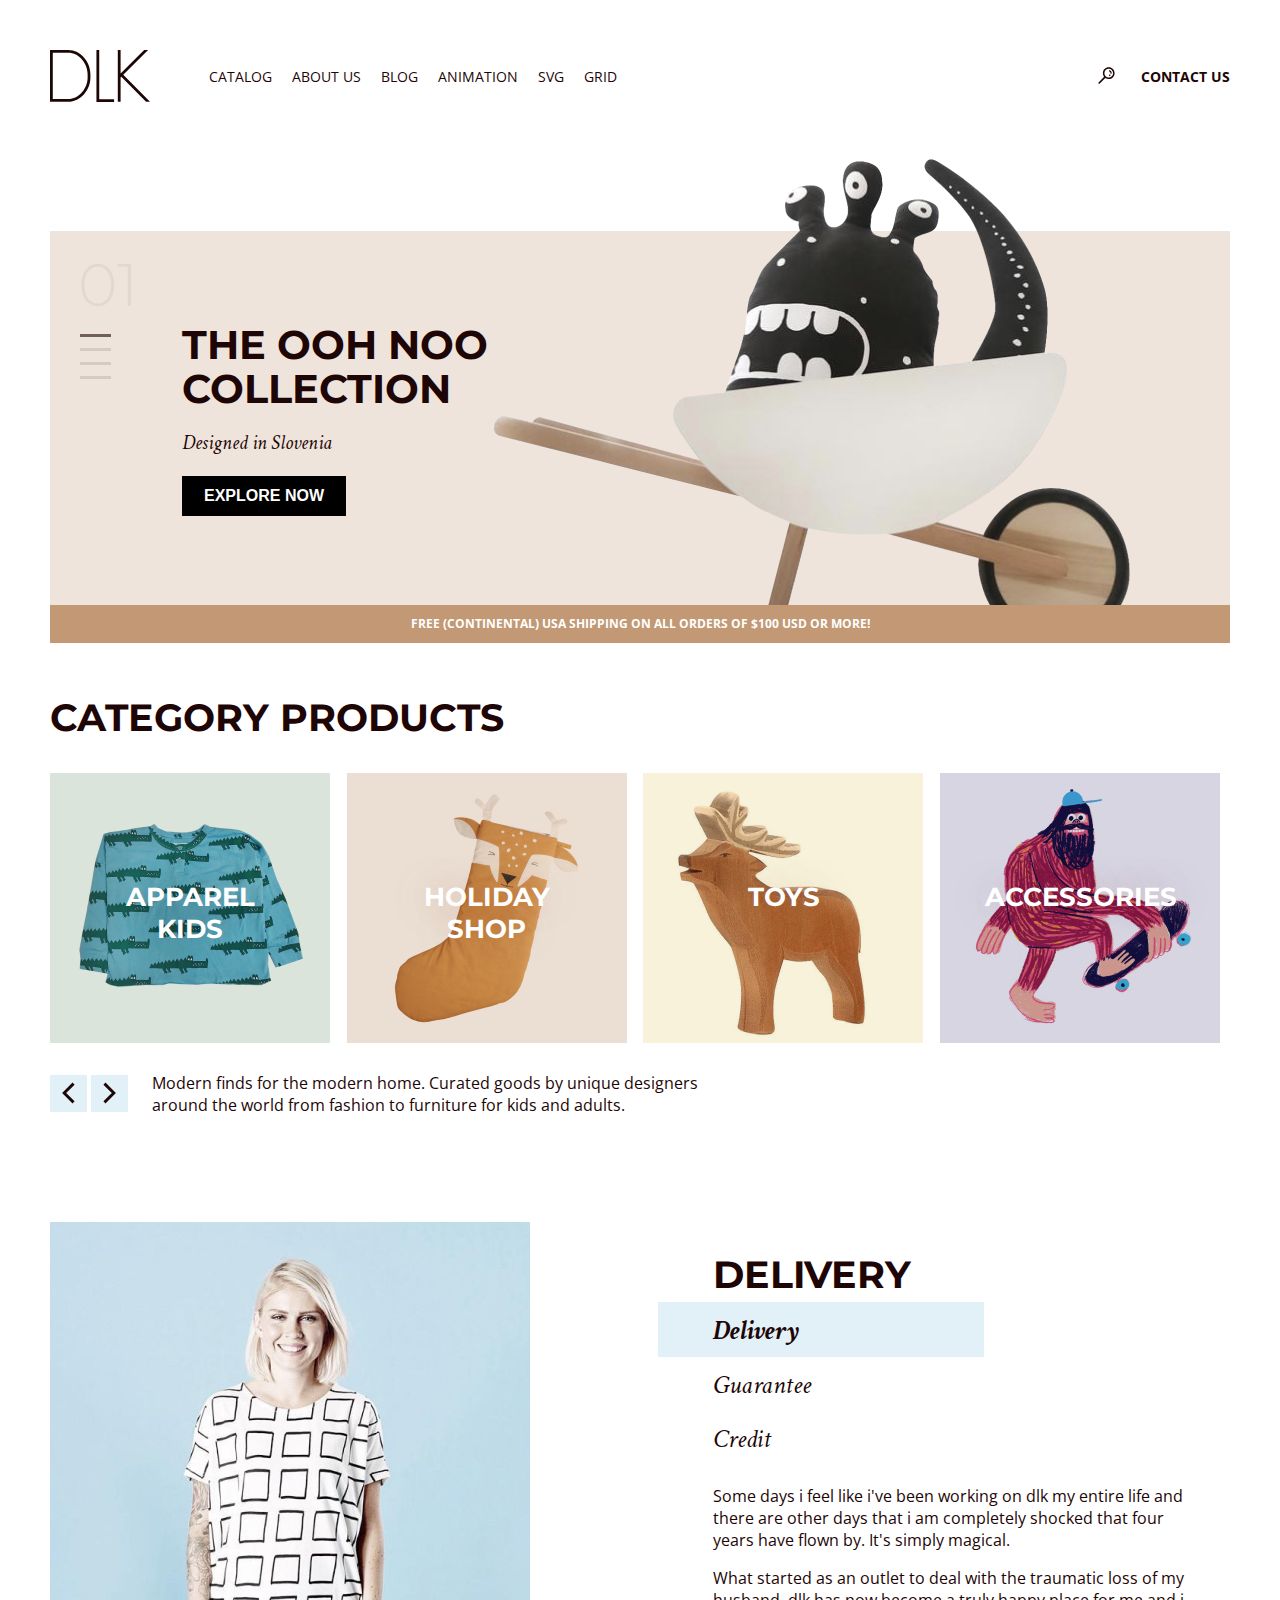
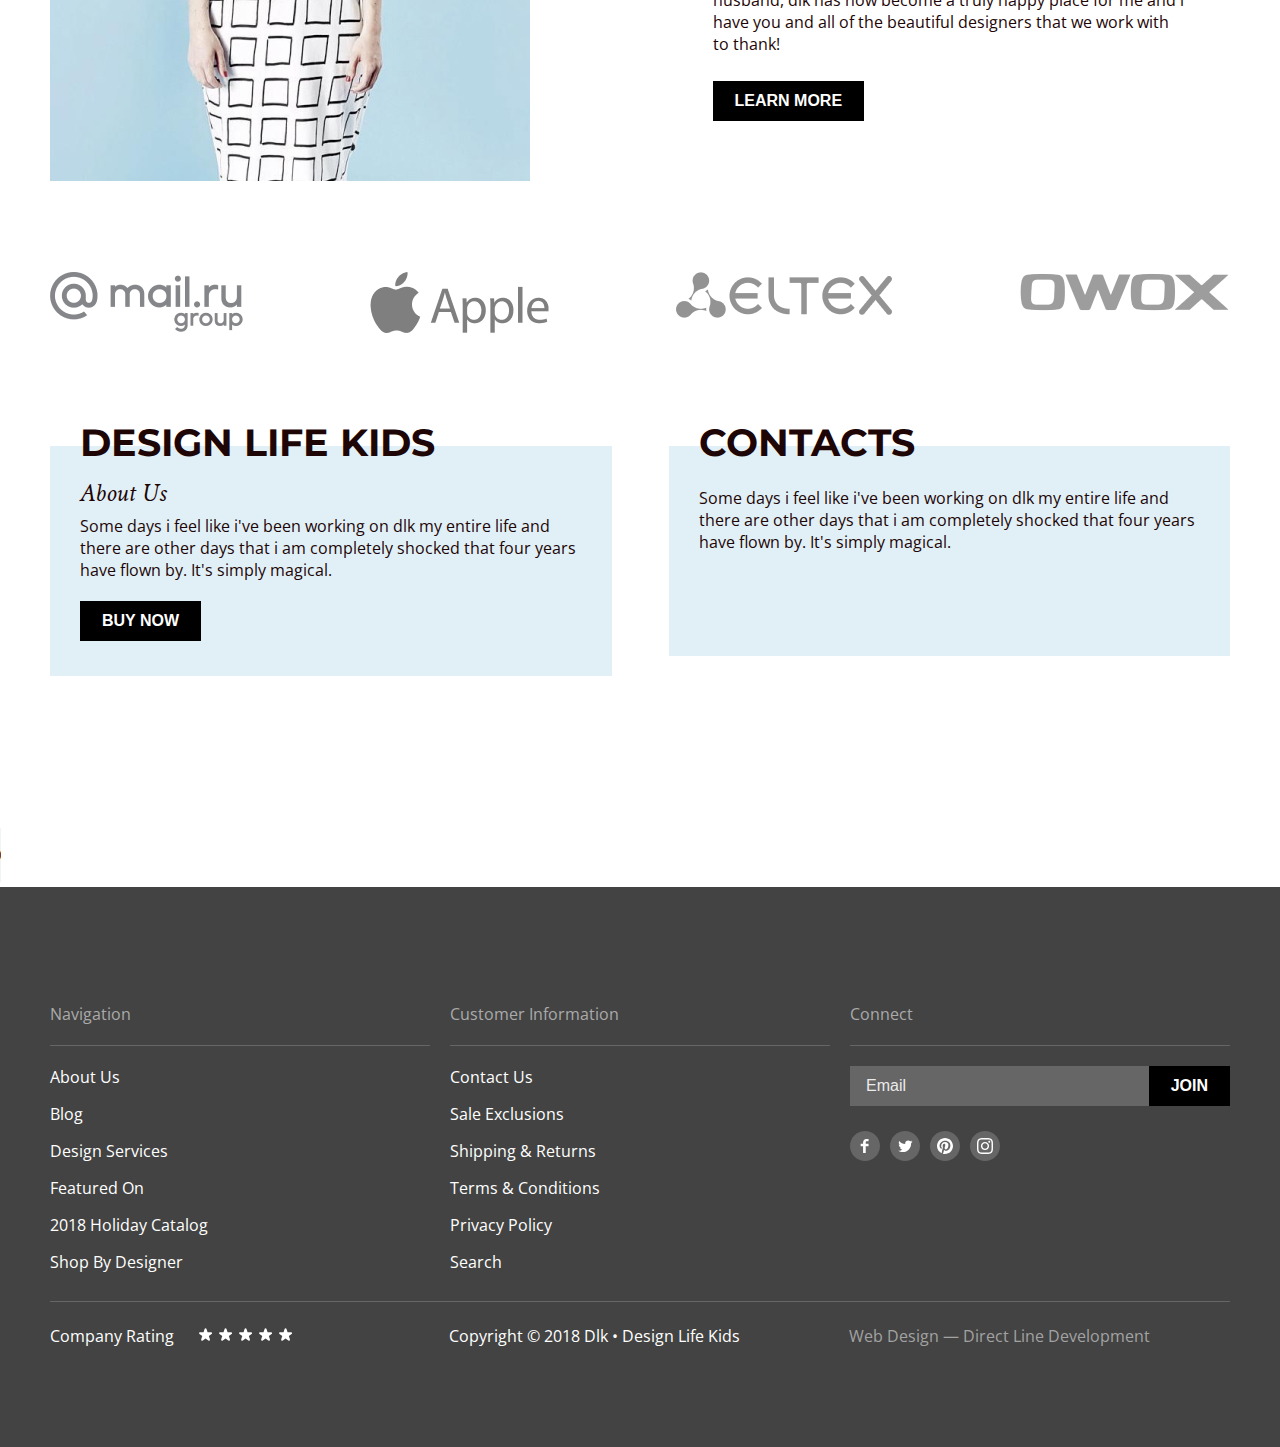
<file: index.html>
<!DOCTYPE html>
<html lang="en">
<head>
    <meta charset="UTF-8">
    <title>Design Life Kids</title>
    <meta name="description" content="В интернет-магазине Design Life Kids Вас ждут ТЫСЯЧИ товаров!">
    <link rel="stylesheet" href="common.css">
    <link rel="stylesheet" href="style.css">
    <link rel="preconnect" href="https://fonts.gstatic.com">
    <link href="https://fonts.googleapis.com/css2?family=Crimson+Text:ital,wght@1,400;1,700&family=Montserrat:wght@700&family=Open+Sans:wght@400;700&display=swap" rel="stylesheet">
    <meta name="viewport" content="width=device-width, initial-scale=1.0">
    <link rel="shortcut icon" href="static/images/favicon.ico" type="image/x-icon">
</head>
<body>
    <header class="header container">
    <a href="https://gmmmmd.github.io/first/"><img class="header__logo" src="static/images/logo/mainlogo.svg" alt="logo" width="100" height="52"></a>
    <nav class="header__nav">
        <ul class="header__list dots_none">
            <li class="header__item"><a href="pages/catalog/index.html">Catalog</a></li>
            <li class="header__item"><a href="#">About Us</a></li>
            <li class="header__item"><a href="pages/blog/index.html">Blog</a></li>
            <li class="header__item"><a href="pages/animation/index.html">Animation</a></li>
            <li class="header__item"><a href=".pages/svg/index.html">SVG</a></li>
            <li class="header__item"><a href="pages/grid/index.html">Grid</a></li>
        </ul>
        <ul class="header__list dots_none">
            <li class="header__search"><button class="header__button" type="submit"><img src="static/images/button/btn-search.svg" alt="search" width="17" height="17"></button></li>
            <li class="header__search"><a class="header__contact" href="pages/contacts/index.html">Contact Us</a></li>
        </ul>         
    </nav>
    <button class="header__mobile-menu header__mobile-menu_js">Menu</button>
    <button class="header__mobile-search" type="submit"><img class="header__img_search" src="static/images/button/btn-search.svg" alt="search" width="17" height="17"></button> 
</header>

<div class="mobile-header">
    <div class="mobile-header__container">
        <nav class="mobile-header__nav">
            <a href="/">
                <img class="mobile-header__logo" src="static/images/logo/mainlogo.svg" alt="logo">
                <!-- <svg width="42" height="22" viewBox="0 0 42 22" fill="none" xmlns="http://www.w3.org/2000/svg">
                    <path fill-rule="evenodd" clip-rule="evenodd" d="M0 0H7.60744C13.0705 0 16.9704 5.234 16.9704 10.1689V11.7333C16.9704 16.6681 13.0705 21.9022 7.60744 21.9022H0V0ZM15.8001 10.1689C15.8001 5.71711 12.271 1.17333 7.60744 1.17333H1.17037V20.7289H7.60744C12.271 20.7289 15.8001 16.1851 15.8001 11.7333V10.1689Z" fill="#1E0606"/>
                    <path d="M19.5063 0H20.6766V20.8267H26.9186V22H19.5063V0Z" fill="#1E0606"/>
                    <path d="M28.4791 0V21.9022H29.6495V11.5852L29.9368 11.2972L40.3571 21.9022H42L30.7644 10.4675L41.2055 0H39.5504L29.6495 9.92589V0H28.4791Z" fill="#1E0606"/>
                </svg> -->
            </a>
            <button class="mobile-header_close mobile-header_close_js">
                <svg width="16" height="16" viewBox="0 0 16 16" fill="none" xmlns="http://www.w3.org/2000/svg">
                    <path fill-rule="evenodd" clip-rule="evenodd" d="M0.707105 0L0 0.707105L7.07111 7.77821L4.6869e-05 14.8493L0.707151 15.5564L7.77821 8.48532L14.8492 15.5563L15.5563 14.8492L8.48532 7.77821L15.5563 0.707178L14.8492 7.33696e-05L7.77821 7.07111L0.707105 0Z" fill="#1E0606"/>
                </svg>
            </button>
            <button class="mobile-header__search" type="submit">
                <svg width="13" height="13" viewBox="0 0 13 13" fill="none" xmlns="http://www.w3.org/2000/svg">
                    <path d="M8.4678 0C5.9598 0 3.92113 2.068 3.92113 4.59067C3.92113 5.66133 4.2878 6.62934 4.88914 7.42134L0.577137 11.7773C0.327803 12.0413 0.327803 12.452 0.577137 12.7013C0.709137 12.8333 0.870471 12.892 1.0318 12.892C1.2078 12.892 1.36913 12.8333 1.50113 12.7013L5.81314 8.33067C6.56114 8.87334 7.47047 9.18134 8.45314 9.18134C10.9611 9.18134 12.9998 7.11334 12.9998 4.59067C13.0145 2.05333 10.9758 0 8.4678 0ZM8.4678 8.02267C6.60513 8.02267 5.09447 6.48267 5.09447 4.59067C5.09447 2.69867 6.60513 1.15867 8.4678 1.15867C10.3305 1.15867 11.8411 2.69867 11.8411 4.59067C11.8411 6.48267 10.3305 8.02267 8.4678 8.02267ZM10.7411 4.64934C10.7118 4.89867 10.4918 5.08934 10.2425 5.08934C10.2131 5.08934 10.1985 5.08934 10.1691 5.08934C9.89047 5.04534 9.6998 4.796 9.72914 4.51733C9.8318 3.75467 8.98114 3.35867 8.93714 3.344C8.6878 3.22667 8.57047 2.91867 8.6878 2.66934C8.80513 2.42 9.09847 2.30267 9.36247 2.40534C9.42113 2.42 10.9465 3.124 10.7411 4.64934ZM9.67047 5.764C9.77314 5.86667 9.84647 6.02801 9.84647 6.17467C9.84647 6.33601 9.7878 6.48267 9.67047 6.58534C9.5678 6.68801 9.40647 6.76134 9.2598 6.76134C9.11314 6.76134 8.9518 6.70267 8.84914 6.58534C8.74647 6.48267 8.67314 6.32134 8.67314 6.17467C8.67314 6.02801 8.7318 5.86667 8.84914 5.764C8.9518 5.66133 9.11314 5.58801 9.2598 5.58801C9.40647 5.58801 9.55314 5.64667 9.67047 5.764Z" fill="#1E0606"/>
                </svg>
            </button>
        </nav>
        <ul class="mobile-header__list dots_none">
            <li class="mobile-header__item"><a href="pages/catalog/index.html">Catalog</a></li>
            <li class="mobile-header__item"><a href="#">About Us</a></li>
            <li class="mobile-header__item"><a href="pages/blog/index.html">Blog</a></li>
            <li class="mobile-header__item"><a href="pages/animation/index.html">Animation</a></li>
            <li class="mobile-header__item"><a href="pages/svg/index.html">SVG</a></li>
            <li class="mobile-header__item"><a href="pages/grid/index.html">Grid</a></li>
            <li class="mobile-header__item"><a class="mobile-header__contact" href="pages/contacts/index.html">Contact Us</a></li>
        </ul>
    </div>
</div>
    <main class="container">
        <section class="banner">
            <div class="slider">
                <p class="slider__number">01</p>
                <div class="slider__button">
                    <button class="slider__button_active" type="button" aria-label="slide"></button>
                    <button class="slider__button_passive" type="button" aria-label="slide"></button>
                    <button class="slider__button_passive" type="button" aria-label="slide"></button>
                    <button class="slider__button_passive" type="button" aria-label="slide"></button>
                </div>
            </div>
            <div class="banner__section">
                <h1 class="banner__title">The Ooh Noo Collection</h1>
                <p class="banner__text">Designed in Slovenia</p>
                <button class="button banner__btn button_js" type="button">Explore Now</button>
                <a class="banner__link container" href="#">Free (continental) USA shipping on all orders of $100 USD or more!</a>
            </div>
            <picture class="banner__logo">
                <source srcset="static/images/banner-logo/monster-logo-mobile.png, static/images/banner-logo/monster-logo-mobile-2x.png 2x" media="(max-width: 767px)">
                <source srcset="static/images/banner-logo/monster-logo-tablet.png, static/images/banner-logo/monster-logo-tablet-2x.png 2x" media="(max-width: 1065px)">
                <source srcset="static/images/banner-logo/monster-logo.png, static/images/banner-logo/monster-logo-2x.png 2x">
                <img src="static/images/logo/monster.png" alt="monster">
            </picture>
        </section>
        <section class="category">
            <h2>Category Products</h2>
            <ul class="category__list dots_none">
                <li class="category__item">
    <a class="category__link" href="#">
        <img class="category__img" src="static/images/category/category1.jpg" alt="Apparel Kids">
        <h3 class="category__title @@class">Apparel Kids</h3>
    </a>                    
</li>
                <li class="category__item">
    <a class="category__link" href="#">
        <img class="category__img" src="static/images/category/category2.jpg" alt="Holiday Shop">
        <h3 class="category__title @@class">Holiday Shop</h3>
    </a>                    
</li>
                <li class="category__item">
    <a class="category__link" href="pages/toys/index.html">
        <img class="category__img" src="static/images/category/category3.jpg" alt="Toys">
        <h3 class="category__title category__wrapper">Toys</h3>
    </a>                    
</li>
                <li class="category__item">
    <a class="category__link" href="#">
        <img class="category__img" src="static/images/category/category4.jpg" alt="Accessories">
        <h3 class="category__title category__wrapper">Accessories</h3>
    </a>                    
</li>
            </ul>
            <div class="category__slide">
                <button class="category__button" type="button">
                    <svg class="category__button_move" width="18" height="30" viewBox="0 0 18 30" fill="none">
                        <path stroke-width="4"
                            d="M 16 2
                            L 3 15
                            L 16 28"></path>
                    </svg>
                </button>
                <button class="category__button" type="button">
                    <svg class="category__button_move" width="18" height="30" viewBox="0 0 18 30" fill="none">
                        <path stroke-width="4"
                            d="M 2 2
                            L 15 15
                            L 2 28"></path>
                    </svg>
                </button>
                <p class="category__info">Modern finds for the modern home. Curated goods by unique designers around the world from fashion to furniture for kids and adults.</p>
            </div>            
        </section>
        <section class="delivery">
            <picture class="delivery__img">
                <source srcset="static/images/delivery/delivery-mobile.jpg, static/images/delivery/delivery-mobile2x.jpg 2x" media="(max-width: 767px)">
                <source srcset="static/images/delivery/delivery-tablet.jpg, static/images/delivery/delivery-tablet2x.jpg 2x" media="(max-width: 1024px)">
                <source srcset="static/images/delivery/delivery.jpg, static/images/delivery/delivery2x.jpg 2x">
                <img src="static/images/delivery/delivery.jpg" alt="delivery" />
            </picture>
            <div class="delivery__wrapper">
                <h2 class="delivery__title">Delivery</h2>
                <ul class="delivery__list dots_none">
                    <li class="delivery__item delivery__item_wrapper"><a href="#">Delivery</a></li>
                    <li class="delivery__item"><a href="#">Guarantee</a></li>
                    <li class="delivery__item"><a href="#">Credit</a></li>
                </ul>
                <div class="delivery__text">
                    <p>Some days i feel like i've been working on dlk my entire life and there are other days that i am completely shocked that four years have flown by. It's simply magical.</p>
                    <p>What started as an outlet to deal  with the traumatic loss of my husband, dlk has now become a truly happy place for me and i have you and all of the beautiful designers that we work with to thank!</p>
                </div>
                <button class="button @@class" type="button">Learn More</button>
            </div>            
        </section>
        <section class="brands">
            <h2 class="hidden">Brands</h2>
            <ul class="brands__list dots_none">
                <li class="brands__item"><img class="brands__img" src="static/images/brands/brand1.png" alt="brand1"></li>
                <li class="brands__item"><img class="brands__img" src="static/images/brands/brand2.png" alt="brand2"></li>
                <li class="brands__item"><img class="brands__img" src="static/images/brands/brand3.png" alt="brand3"></li>
                <li class="brands__item"><img class="brands__img" src="static/images/brands/brand4.png" alt="brand4"></li>
            </ul>
        </section>        
    </main>
    <section class="contacts container">
        <h2 class="hidden">Contacts</h2>
        <article class="about container">
            <h2 class="about__title">Design Life Kids</h2>
            <p class="about__text">About Us</p>
            <p>Some days i feel like i've been working on dlk my entire life and there are other days that i am completely shocked that four years have flown by. It's simply magical.</p>
            <button class="button about__button" type="button">Buy Now</button>
        </article>
        <article class="map container">
            <div>
                <h2 class="map__title">Contacts</h2>
                <p class="map__text">Some days i feel like i've been working on dlk my entire life and there are other days that i am completely shocked that four years have flown by. It's simply magical.</p>
            </div>
            <iframe class="map__frame" title="map" src="https://www.google.com/maps/embed?pb=!1m18!1m12!1m3!1d1380.5795034850128!2d49.28909222163857!3d53.509723458032724!2m3!1f0!2f0!3f0!3m2!1i1024!2i768!4f13.1!3m3!1m2!1s0x4168797f9a8510e9%3A0x5af0ee3dab85a41c!2z0L_RgC4g0KHRgtC10L_QsNC90LAg0KDQsNC30LjQvdCwLCA0NCwg0KLQvtC70YzRj9GC0YLQuCwg0KHQsNC80LDRgNGB0LrQsNGPINC-0LHQuy4sIDQ0NTAyNw!5e0!3m2!1sru!2sru!4v1630833059878!5m2!1sru!2sru"></iframe>
            <!-- <iframe class="map__frame" title="map" src="https://yandex.ru/map-widget/v1/?um=constructor%3A5bc4eeacfc6b9943de3b90329ca544ebf080e770c7b8237dc8fbf029551cdaa1&amp;source=constructor"></iframe> -->
        </article>
    </section>
    <audio controls>
        <source src="static/images/Чайковский - Весна.mp3" type="audio/mp3">
    </audio>
    <footer class="footer">
    <div class="footer__main container">
        <div class="footer__main_wrapper">
            <p class="footer__title wrapper__navigation">Navigation</p>
                <ul class="footer__nav dots_none">
                    <li class="footer__item"><a class="footer__link" href="#">About Us</a></li>
                    <li class="footer__item"><a class="footer__link" href="pages/blog/index.html">Blog</a></li>
                    <li class="footer__item"><a class="footer__link" href="#">Design Services</a></li>
                    <li class="footer__item"><a class="footer__link" href="#">Featured On</a></li>
                    <li class="footer__item"><a class="footer__link" href="pages/catalog/index.html">2018 Holiday Catalog</a></li>
                    <li class="footer__item"><a class="footer__link" href="#">Shop By Designer</a></li>
                </ul>
        </div> 
        <div class="footer__main_wrapper">
            <p class="footer__title wrapper__information">Customer Information</p>
            <ul class="footer__nav dots_none">
                <li class="footer__item"><a class="footer__link" href="pages/contacts/index.html">Contact Us</a></li>
                <li class="footer__item"><a class="footer__link" href="#">Sale Exclusions</a></li>
                <li class="footer__item"><a class="footer__link" href="#">Shipping & Returns</a></li>
                <li class="footer__item"><a class="footer__link" href="#">Terms & Conditions</a></li>
                <li class="footer__item"><a class="footer__link" href="#">Privacy Policy</a></li>
                <li class="footer__item"><a class="footer__link" href="#">Search</a></li>
            </ul>
        </div>        
        <div class="footer__main_wrapper">
            <p class="footer__title wrapper__connect">Connect</p>
            <div>
                <div class="footer__nav">
                    <form action="#" method="POST" class="footer__subscribe">
                        <label for="subscribe_email"></label>
                        <input id="subscribe_email" type="email" name="user_email" placeholder="Email" class="footer__mail">
                        <button class="button @@class" type="submit">Join</button>
                    </form>                
                </div>
                <div>
                    <ul class="social dots_none">
                        <li class="social__item"><a href="#"><img src="static/images/logo/facebook.svg" alt="facebook" width="30" height="30"></a></li>
                        <li class="social__item"><a href="#"><img src="static/images/logo/twitter.svg" alt="twitter" width="30" height="30"></a></li>
                        <li class="social__item"><a href="#"><img src="static/images/logo/pinterest.svg" alt="pinterest" width="30" height="30"></a></li>
                        <li class="social__item"><a href="#"><img src="static/images/logo/instagram.svg" alt="instagram" width="30" height="30"></a></li>
                    </ul>
                </div>
            </div>                
        </div> 
    </div>
    <div class="footer__bottom container">
        <div class="footer__wrapper">
            <div class="footer__company-rating">
                <p class="footer__text">Company Rating</p>
                <div class="footer__rating">
                    <input class="footer__rating_input" type="radio" name="star" id="star-1" value="1">
                    <label class="footer__rating_label" for="star-1" aria-label="one star"></label>
                    <input class="footer__rating_input" type="radio" name="star" id="star-2" value="2">
                    <label class="footer__rating_label" for="star-2" aria-label="two star"></label>
                    <input class="footer__rating_input" type="radio" name="star" id="star-3" value="3">
                    <label class="footer__rating_label" for="star-3" aria-label="three star"></label>
                    <input class="footer__rating_input" type="radio" name="star" id="star-4" value="4">
                    <label class="footer__rating_label" for="star-4" aria-label="four star"></label>
                    <input class="footer__rating_input" type="radio" name="star" id="star-5" value="5">
                    <label class="footer__rating_label" for="star-5" aria-label="five star"></label>
                </div> 
            </div>
            <div class="footer__info">
                <p class="footer__license">Copyright © 2018 Dlk • Design Life Kids</p>
                <a class="footer__production" href="#">Web Design — Direct Line Development</a>
            </div>
        </div>
    </div>        
</footer>
    <div class="overlay"></div>
    <div class="popup">
        <h2 class="hidden">Modal Window</h2>
        <button class="popup_close">
            <svg width="15" height="15" viewBox="0 0 15 15" fill="none" xmlns="http://www.w3.org/2000/svg">
            <path d="M2.21902 14.6113C1.70029 15.1295 0.893368 15.1295 0.374636 14.6113C0.11527 14.3522 -6.13512e-07 14.0355 -5.9841e-07 13.69C-5.83308e-07 13.3445 0.11527 13.0278 0.374636 12.7687L5.64841 7.5L0.374637 2.23127C0.115271 1.97215 -7.23629e-08 1.65547 -5.72611e-08 1.30998C-4.21593e-08 0.964491 0.115271 0.647806 0.374637 0.388689C0.893369 -0.129545 1.70029 -0.129545 2.21902 0.388689L7.4928 5.65738L12.7666 0.38869C13.2853 -0.129545 14.0922 -0.129545 14.611 0.38869C15.1297 0.906924 15.1297 1.71304 14.611 2.23127L9.33718 7.5L14.611 12.7687C15.1297 13.287 15.1297 14.0931 14.611 14.6113C14.0922 15.1295 13.2853 15.1295 12.7666 14.6113L7.4928 9.34258L2.21902 14.6113Z" fill="white"/>
            </svg>
        </button> 
        <form action="/contact" method="POST" class="form__contact">
    <fieldset class="form__fieldset">
            <div class="form__wrapper">
                <label for="field_name" class="form__label">Name</label>
                <input id="field_name" class="form__input" type="text" name="user_name" placeholder="">
            </div>
    </fieldset>
    <fieldset class="form__fieldset form__column_double">
            <div class="form__wrapper form__column">
                <label for="field_phone" class="form__label">Phone</label>
                <input id="field_phone" class="form__input" type="tel" name="user_phone">
            </div>
            <div class="form__wrapper form__column">
                <label for="field_email" class="form__label">Email</label>
                <input id="field_email" class="form__input" type="email" name="user_email">
            </div>
    </fieldset>
    <fieldset class="form__fieldset">
            <div class="form__wrapper">
                <label for="field_message" class="form__label">Message</label>
                <textarea id="field_message" class="form__textarea" name="user_message"></textarea>
            </div>                   
    </fieldset>
    <fieldset class="form__fieldset">
            <div class="form__wrapper">
                <input id="check_input" type="checkbox" class="form__checkbox-input" @@checked>
                <label for="check_input" class="form__checkbox-label" tabindex="0"><span>By clicking on the button, you consent to the processing of your personal data</span></label>
            </div>
    </fieldset>
    <button class="button form__button_wrapper" type="submit">Submit</button>
</form>
    </div>
<script src="scripts.js"></script>
</body>
</html>
</file>
<file: common.css>
.form__checkbox-label:after,.form__checkbox-label:before{content:'';position:absolute;display:block}*{box-sizing:border-box}body{font-family:'Open Sans',Arial,sans-serif;font-size:16px;line-height:22px;font-weight:400;color:#1e0606;margin:0}img{display:block}a{text-decoration:none;color:#1e0606}h1,h2,h3{font-family:Montserrat,"Arial Narrow",sans-serif;text-transform:uppercase;color:#1e0606}h1{font-size:40px;line-height:44px;font-weight:700}@media (max-width:767px){h1{font-size:36px;line-height:40px;font-weight:700}}h2{font-size:38px;line-height:46px;font-weight:700}@media (max-width:1200px){h2{font-size:36px;line-height:44px;font-weight:700}}@media (max-width:767px){h2{font-size:24px;line-height:29px;font-weight:700}}h3{font-size:26px;line-height:32px;font-weight:700}@media (max-width:1200px){h3{font-size:24px;line-height:29px;font-weight:700}}.hidden{font-size:0;height:0}.dots_none{list-style-type:none;padding:0;margin:0}.container{max-width:1210px;width:100%;padding:0 15px;margin:0 auto;position:relative}.title{margin-top:60px;margin-bottom:15px}.header{display:flex;align-items:center;justify-content:space-between;margin-top:50px;margin-bottom:40px}@media (max-width:768px){.container{max-width:678px}.header{margin-top:35px;margin-bottom:35px}.header__logo{width:62px;height:32px}}@media (max-width:425px){.header{margin-top:25px;margin-bottom:25px}}.header__logo{transition:opacity .4s}@media (max-width:375px){.header__logo{width:42px;height:22px}}.header__logo:hover{opacity:.5}.header__logo:active{opacity:.2}.header__nav{width:100%;display:flex;justify-content:space-between;flex-wrap:wrap}@media (max-width:1024px){.header__nav{display:none}}.header__list{display:flex;align-items:center;flex-wrap:wrap;margin-left:59px}@media (max-width:810px){.header__list{margin-left:38px}}.header__item{font-size:14px;line-height:19px;font-weight:400;text-transform:uppercase;color:#1e0606;margin-right:20px;transition:opacity .4s}.header__item:hover{opacity:.5}.header__item:active{opacity:.2}.header__search{font-size:14px;line-height:19px;font-weight:700;text-transform:uppercase;transition:opacity .4s}.header__search:hover{opacity:.5}.header__search:active{opacity:.2}.header__button{border:none;background:0 0;padding:3px;margin:0}.header__contact{margin-left:23px}.header__mobile-menu{background:0 0;border:none;cursor:pointer;display:none}@media (max-width:1024px){.header__mobile-menu{display:block;text-transform:uppercase}}.header__mobile-search{display:none}@media (max-width:1024px){.header__mobile-search{display:block;background:0 0;border:none;cursor:pointer}}@media (max-width:767px){h3{font-size:18px;line-height:22px;font-weight:700}.header__img_search{width:12px;height:13px}}.mobile-header{position:fixed;top:0;left:0;right:0;bottom:0;background:#7d97DA80;z-index:2;display:none;transition:transform .7s;transform:translateY(-1000px)}.mobile-header_open{display:block;transform:translateY(0)}.mobile-header__container{display:flex;flex-direction:column;background:#fff;box-shadow:0 4px 4px rgba(0,0,0,.13);width:100%}.mobile-header__nav{display:flex;justify-content:space-between;padding:25px 30px 26px}.mobile-header__logo{max-width:42px}.mobile-header__search,.mobile-header_close{cursor:pointer;border:none;background:0 0}.mobile-header__list{display:flex;flex-direction:column;align-items:center;margin-top:25px;margin-bottom:25px}.mobile-header__item{font-size:16px;line-height:22px;font-weight:400;text-transform:uppercase;color:#1e0606;margin-bottom:20px}.mobile-header__contact{font-size:16px;line-height:22px;font-weight:700}.footer{background:#434343;margin:0 auto;width:100%}.footer__main{display:flex;justify-content:space-between;margin-bottom:13px}.footer__main_wrapper{max-width:380px;width:100%;margin-top:100px}@media (max-width:768px){.footer__main{margin-bottom:25px}.footer__main_wrapper{max-width:203px;width:100%;margin-top:80px}}@media (max-width:635px){.footer__main{flex-direction:column}.footer__main_wrapper{max-width:600px;width:100%;margin:0 auto}}.footer__title{color:#aaa}.footer__title:after{content:'';display:block;height:1px;background-color:#666;margin-top:20px;margin-bottom:20px}.footer__item{margin-bottom:15px}.footer__link{color:#fff;transition:opacity .4s}.footer__link:hover{opacity:.5}.footer__link:active{opacity:.2}@media (max-width:540px){.footer__item{font-size:14px;line-height:19px;font-weight:400}.footer__nav{display:flex;flex-direction:column;flex-wrap:wrap;max-height:110px}}.footer__subscribe{display:flex;max-width:380px;width:100%;height:40px;background:#666;margin-bottom:25px}.footer__mail{font-size:16px;line-height:22px;color:#ebebeb;max-width:304px;width:100%;height:40px;background-color:#666;padding:0 0 0 15px;border:1px solid #666;transition:border .4s}.footer__mail:focus,.footer__mail:hover{border:1px solid #fffdfd;border-right:none}.footer__mail::-moz-placeholder{color:#ebebeb}.footer__mail:-ms-input-placeholder{color:#ebebeb}.footer__mail::placeholder{color:#ebebeb}.footer__bottom{padding-bottom:100px;color:#fff}@media (max-width:635px){.footer__bottom{padding:0 15px 70px;margin:0 auto}}.footer__bottom:before{content:'';display:block;height:1px;background-color:#666;max-width:1180px;width:100%;margin-bottom:23px}.footer__wrapper{display:flex;align-items:center}@media (max-width:768px){.footer__wrapper{flex-wrap:wrap}.footer__company-rating{margin-bottom:15px}}@media (max-width:540px){.footer__wrapper{flex-wrap:wrap;margin-top:24px}}.footer__company-rating{display:flex}@media (max-width:425px){.footer__company-rating{margin-bottom:15px}}.footer__info{display:flex}@media (max-width:768px){.footer__info{align-items:center;width:100%}}@media (max-width:635px){.footer__info{flex-direction:column}}.footer__text{margin:0 25px 0 0;transition:color .4s}@media (max-width:768px){.footer__text{margin-right:19px}}.footer__text:hover{color:#836e5b}.footer__text:active{color:#c29974}.footer__rating{display:flex;flex-direction:row-reverse;align-items:center;justify-content:space-between;margin-right:150px}@media (max-width:1200px){.footer__rating{margin-right:125px}}@media (max-width:1024px){.footer__rating{margin-right:96px}}@media (max-width:635px){.footer__rating{margin-right:85px}}.footer__rating_input{display:none}.footer__rating_label{width:17px;height:16px;margin-right:3px;background-image:url(../../static/images/star/Star.svg);background-repeat:no-repeat}.footer__rating_label:hover,.footer__rating_label:hover~.footer__rating_label{width:17px;height:16px;background-image:url(../../static/images/star/Star-hover.svg);background-repeat:no-repeat}.footer__rating_label:checked{width:17px;height:16px;background-image:url(../../static/images/star/Star-active.svg);background-repeat:no-repeat}.footer__license{margin:0 109px 0 0}@media (max-width:768px){.footer__license{width:50%;margin:0}}@media (max-width:635px){.footer__license{width:100%;margin-bottom:15px}}.footer__production{color:#a2a2a2;margin:0;transition:color .4s}.footer__production:active,.footer__production:hover{-webkit-text-decoration-line:underline;text-decoration-line:underline;color:#fff}@media (max-width:768px){.footer__production{width:50%}}@media (max-width:635px){.footer__production{width:100%}}.social{display:flex}@media (max-width:425px){.wrapper__navigation{margin-top:70px}.wrapper__information{margin-top:40px}.wrapper__connect{margin-top:60px;margin-bottom:25px}.social{margin-bottom:60px}}.social__item{margin-right:10px;transition:opacity .4s}.social__item:hover{opacity:.5}.social__item:active{opacity:.2}.form__contact{max-width:680px;width:100%;background:#e5eaf8;padding:42px 40px;margin-bottom:60px}@media (max-width:1024px){.form__contact{max-width:648px;width:100%;padding:42px 56px;margin:0 auto}}@media (max-width:767px){.form__contact{width:100%;padding:25px;margin:0 auto;display:flex;flex-direction:column}.form__button_wrapper{width:98px}}.form__fieldset{border:none;padding:0;margin:0}.form__wrapper{display:flex;flex-direction:column;width:100%;margin-bottom:20px}.form__column_double{display:flex;justify-content:space-between}.form__column{width:290px}@media (max-width:1200px){.form__column{width:274px}}@media (max-width:1024px){.form__column{width:258px}.category__img{max-width:258px;max-height:249px}}@media (max-width:767px){.form__wrapper{margin-bottom:15px}.form__column_double{flex-direction:column}.form__column{width:100%}}.form__label{font-size:14px;line-height:16px;font-weight:400;margin-bottom:3px}.form__input{height:50px;border:1px solid #ccc;outline:0;transition:border-color .4s;padding:0 0 0 11px}@media (max-width:767px){.form__input{height:40px}}.form__input:hover{border-color:#b3b3b3}.form__input:focus{border-color:#ccc}.form__input[type=text]::-moz-placeholder{font-size:18px;line-height:25px;font-weight:400;color:#1e0606}.form__input[type=text]:-ms-input-placeholder{font-size:18px;line-height:25px;font-weight:400;color:#1e0606}.form__input[type=text]::placeholder{font-size:18px;line-height:25px;font-weight:400;color:#1e0606}.form__textarea{height:150px;border:1px solid #ccc;outline:0;resize:none;transition:border-color .4s;padding:11px 0 0 11px}.form__textarea:hover{border-color:#b3b3b3}.form__textarea:focus{border-color:#ccc}.form__checkbox-input{display:none}.form__checkbox-input:checked{opacity:1}.form__checkbox-input:disabled{opacity:.5}.form__checkbox-label{position:relative;font-size:14px;line-height:16px;font-weight:400;color:#1e0606;padding-left:27px;cursor:pointer}.form__checkbox-label:before{top:-4px;left:0;border:2px solid #c29974;border-radius:3px;width:16px;height:16px}.form__checkbox-label:after{top:-3px;left:4px;width:15px;height:15px;background:url(../../static/images/button/Stroke_active.svg);opacity:0}.form__checkbox-label:hover{-webkit-text-decoration-line:underline;text-decoration-line:underline}.form__checkbox-input:checked+.form__checkbox-label:after,.form__checkbox-label:before{opacity:1}.pagination{position:relative;display:flex;justify-content:space-between;align-items:center;margin-bottom:56px}.pagination__list{display:flex;justify-content:space-between;width:234px}.pagination__link{font-size:16px;line-height:19px;font-weight:700;font-family:Montserrat,"Arial Narrow",sans-serif;transition:opacity .4s}@media (max-width:425px){.pagination{padding:0}.pagination__list{width:188px}.pagination__link{font-size:14px;line-height:17px;font-weight:700}}.pagination__link:hover{opacity:.5}.pagination__link_active{color:#c29974}.pagination__slider{width:13px;height:26px;border:none;transition:stroke .4s}.pagination__slider:hover{stroke:#c29974}.pagination__slider:active{stroke:#cfaf91}.button{font-size:16px;line-height:22px;font-weight:700;text-transform:uppercase;height:40px;padding:9px 22px;border:none;display:flex;align-items:center;text-align:center;cursor:pointer;color:#fff;background:#000;transition:background-color .4s}.button:hover{background:#c29974}.button:active{background:#cfaf91}.button:disabled{background:#c1c1c1}@media (max-width:768px){.button{font-size:14px;line-height:19px;font-weight:700}}.category__item{position:relative;text-align:center;margin-right:10px}.category__item:nth-child(1){background-color:#dbe4db}.category__item:nth-child(2){background-color:#eaddd3}.category__item:nth-child(3){background-color:#f8f2da}.category__item:nth-child(4){background-color:#d5d4e1}.category__item:nth-child(5){background-color:#f3d0db}.category__item:nth-child(6){background-color:#e5eaf8}.category__link{align-items:center}.category__link>h3:hover{text-decoration:underline}@media (max-width:767px){.category__img{margin-right:16px;max-width:247px;max-height:238px}}.category__title{font-size:26px;line-height:32px;font-weight:700;font-family:Montserrat,"Arial Narrow",sans-serif;text-transform:uppercase;text-align:center;max-width:280px;width:103%;color:#fff;text-shadow:0 0 40px rgba(147,3,3,.25);margin:0}.category__title:hover{text-decoration:underline}.category__wrapper{top:117px}.catalog{display:flex;flex-wrap:wrap}.catalog__img{max-width:100%;margin-bottom:30px}.catalog__item{display:flex;flex-direction:column;text-align:center;align-items:center;width:380px;margin-bottom:50px;position:relative}@media (max-width:1024px){.category__title{font-size:24px;line-height:29px;font-weight:700}.catalog__item{width:288px;margin-bottom:10px}}@media (max-width:767px){.category__title{font-size:18px;line-height:22px;font-weight:700}.catalog__item{width:247px}}.catalog__link{font-size:14px;line-height:19px;font-weight:400;text-transform:uppercase;margin-bottom:15px}@media (max-width:1024px){.catalog__link{font-size:12px;line-height:16px;font-weight:400}}@media (max-width:767px){.catalog__link{font-size:12px;line-height:16px;font-weight:400;width:89%;height:33px}}.catalog__price{margin:0 0 25px;font-size:16px;line-height:22px;font-weight:700}@media (max-width:1024px){.catalog__price{font-size:14px;line-height:19px;font-weight:700;margin-right:10px}}.learn-more{content:' ';position:absolute;background-color:#e5eaf8;width:207px;height:207px;top:89px;right:86px;opacity:0;transition:opacity .4s}@media (max-width:767px){.catalog__price{font-size:12px;line-height:16px;font-weight:700;margin-right:10px}.learn-more{width:80px;height:80px;top:50px;right:38px}}.learn-more:hover{opacity:.9}.learn-more:active{opacity:.67}.learn-more__text{font-family:Montserrat,"Arial Narrow",sans-serif;font-size:26px;line-height:29px;font-weight:700;text-align:center;text-transform:uppercase;text-shadow:0 0 40px rgba(147,3,3,.25);padding:60px 11px}@media (max-width:767px){.learn-more__text{font-size:21px;line-height:24px;font-weight:700;padding:0}}.blog__items{width:32%;display:flex;flex-direction:column;margin-bottom:20px;overflow:hidden}@media (max-width:768px){.blog__items{width:48%;margin-bottom:10px}}.blog__item{margin-bottom:20px}@media (max-width:600px){.blog__items{width:100%}.blog__item{margin:0}}.blog__img{max-width:100%;max-height:100%;background-color:#f2f2f2}.blog__img :nth-child(3),.blog__img :nth-child(5),.blog__img:nth-child(2){background-color:#2f389c}.blog__date{font-weight:400;color:#818181}@media (max-width:425px){.blog__date{margin-top:10px;margin-bottom:4px}}.blog__title{font-size:24px;line-height:31px;font-weight:700;font-family:Montserrat,"Arial Narrow",sans-serif;color:#1e0606}@media (min-width:375px) and (max-width:425px){.blog__title{font-size:18px;line-height:22px;font-weight:700;margin-bottom:7px}}.blog__title:active,.blog__title:hover{-webkit-text-decoration-line:underline;text-decoration-line:underline}.blog__text{font-size:18px;line-height:25px;font-weight:400;color:#1e0606}@media (max-width:425px){.blog__text{font-size:16px;line-height:22px;font-weight:400;margin-top:7px;margin-bottom:25px}}.breadcrumb{font-size:20px;line-height:25px;font-weight:400;font-style:italic;font-family:"Crimson Text",Georgia,serif;display:flex;margin-top:20px;margin-bottom:50px}@media (max-width:768px){.breadcrumb{margin-bottom:30px}}@media (max-width:425px){.breadcrumb{font-size:16px;line-height:20px;font-weight:400;margin-bottom:25px}}.breadcrumb__link{margin-right:20px}.breadcrumb__img{margin-top:5px;margin-right:20px}.breadcrumb__text{margin:0;opacity:.5}.footer__star{margin-right:3px;cursor:pointer;fill:#fff;transition:fill .4s}.footer__star:hover{fill:#836e5b}.footer__star:active{fill:#c29974}
</file>
<file: style.css>
.slider{display:flex;flex-direction:column;margin-top:17px;margin-left:28px;margin-right:44px}@media (max-width:1200px){.slider{margin-left:0;margin-right:11px}}.slider__number{font-size:60px;line-height:73px;font-weight:300;font-family:Montserrat,"Arial Narrow",sans-serif;font-style:normal;margin:0 0 10px;border:none;color:#e3d8d0}.slider__button{display:flex;flex-direction:column;margin-left:2px;margin-top:3px}@media (max-width:767px){.slider__number{font-size:48px;line-height:59px;font-weight:300;position:absolute;right:10px}.slider__button{position:absolute;top:74px;right:10px}}.slider__button_active{width:31px;height:3px;border:none;background:#725f5b;cursor:pointer}.slider__button_passive{width:31px;height:3px;margin-top:11px;border:none;background:#d6cac2;cursor:pointer;transition:background-color .4s}.slider__button_passive:hover{background:#725f5b}.banner{display:flex;position:relative;background:#eee4db;margin-top:129px;margin-bottom:90px}@media (max-width:1200px){.banner{margin:0 auto 60px}}@media (max-width:767px){.banner{margin:0 auto 80px}}.banner__section{z-index:1}.banner__title{width:53%;margin-top:92px;margin-bottom:20px}.banner__text{font-size:20px;line-height:25px;font-weight:400;font-family:"Crimson Text",Georgia,serif;font-style:italic;margin-bottom:20px;color:#1e0606}.banner__btn{margin-bottom:89px}@media (max-width:767px){.banner__title{width:98%;margin-top:80px}.banner__text{font-size:18px;line-height:22px;font-weight:400}.banner__btn{margin-bottom:188px}}.banner__link{display:flex;justify-content:center;align-items:center;font-weight:700;font-size:12px;line-height:16px;text-align:center;text-transform:uppercase;color:#fff;background:#c29974;position:absolute;padding:11px;left:0}.banner__logo{position:absolute;top:-72px;right:100px;max-width:100%}@media (max-width:1024px){.banner__logo{top:88px;right:30px}}@media (max-width:768px){.banner__logo{top:132px;right:8px}}.category{margin-top:90px}.category__list{display:flex;justify-content:space-between;overflow:hidden}.category__slide{display:flex;align-items:center;margin-top:13px}.category__button{width:37px;height:37px;padding:5px 12px;margin-right:4px;border:none;background:#e2f1f8}.category__button_move{width:13px;height:26px;stroke:#1e0606;transition:opacity .4s}.category__button_move:hover{opacity:.5}.category__button_move:active{opacity:.2}.category__info{padding-left:20px;width:50%}@media (max-width:767px){.banner__logo{top:230px}.category__info{font-size:14px;line-height:19px;font-weight:400;width:80%}.delivery{flex-wrap:wrap}}.category__title{position:absolute;top:108px;left:45px;width:68%}.delivery{display:flex;margin-top:90px}.delivery__img{width:50%}@media (max-width:767px){.delivery__img{width:100%}}.delivery__wrapper{position:relative;margin-left:145px;width:50%}@media (max-width:1200px){.delivery__wrapper{width:100%;margin-left:56px}}@media (max-width:767px){.delivery__wrapper{margin:0}}.delivery__title{margin-top:30px;margin-bottom:6px}.delivery__list{margin-top:6px;margin-bottom:30px}.delivery__item{font-size:26px;line-height:32px;font-weight:400;font-family:"Crimson Text",Georgia,serif;font-style:italic;margin-top:22px;color:#1e0606}@media (max-width:1200px){.delivery__item{font-size:24px;line-height:30px;font-weight:400;margin-top:15px}}@media (max-width:767px){.delivery__item{font-size:24px;line-height:30px;font-weight:400}}.delivery__item_wrapper{margin-top:17px;font-weight:700}.delivery__item_wrapper::before{content:' ';position:absolute;max-width:326px;width:100%;height:55px;top:80px;left:-55px;background:#e2f1f8;z-index:-1}.delivery__text{max-width:480px;width:100%;margin-bottom:26px}.brands{margin-top:91px;margin-bottom:113px}.brands__list{display:flex;justify-content:space-between;flex-wrap:wrap}.brands__item{max-width:280px;max-height:70px}@media (max-width:1200px){.delivery__item_wrapper::before{max-width:267px;width:70%;height:45px;top:80px;left:-10px}.delivery__text{font-size:14px;line-height:19px;font-weight:400}.brands__item{width:18%}}@media (max-width:767px){.delivery__item_wrapper::before{width:267px;height:45px;left:-20px;top:70px}.delivery__text{font-size:14px;line-height:19px;font-weight:400}.brands{margin-top:80px;margin-bottom:80px}.brands__item{width:44%;margin-bottom:31px}}.brands__img{width:100%}.contacts{display:flex;flex-direction:row;flex-wrap:nowrap;justify-content:space-between;margin-bottom:-3px}@media (max-width:767px){.contacts{flex-direction:column;font-size:14px;line-height:19px;font-weight:400;margin:0 auto}}.about{position:relative;background-color:#e1f0f7;padding:31px 30px 35px;margin:0 57px 155px 0}@media (max-width:767px){.about{margin-bottom:50px}}.about__title{position:absolute;left:0;top:-26px;margin:0 0 10px;padding-left:30px}@media (max-width:1200px){.about__title{font-size:30px;line-height:37px;font-weight:700;top:-18px;padding-left:6px}}@media (max-width:767px){.about__title{font-size:24px;line-height:29px;font-weight:700}}.about__text{font-family:"Crimson Text",Georgia,serif;font-style:italic;font-size:26px;line-height:32px;font-weight:400;margin:0 0 -10px}.about__button{margin-top:20px}.map{position:relative;background-color:#e1f0f7;padding:31px 30px 35px;margin:0 0 175px}@media (max-width:1200px){.map{padding:31px 15px 35px}}@media (max-width:767px){.about__text{font-size:24px;line-height:30px;font-weight:400}.map{margin-bottom:188px}}.map__title{position:absolute;left:0;top:-26px;margin:0 0 20px;padding-left:30px}@media (max-width:1200px){.map__title{font-size:30px;line-height:37px;font-weight:700;top:-18px;padding-left:15px}}.map__text{margin-bottom:20px;margin-top:10px}.map__frame{position:absolute;border:none;max-width:483px;width:100%;height:196px}@media (max-width:1124px){.map__frame{width:92%}}@media (max-width:768px){.map__frame{width:89%}}@media (max-width:425px){.map__frame{width:91%}}.overlay{width:100%;height:100vh;background:#97ace1;opacity:.8;position:fixed;top:0;left:0;z-index:2;display:none}.overlay_open{display:block}.popup{position:fixed;top:57%;left:50%;transform:translate(-50%,-50%);width:680px;z-index:2;display:none}@media (max-width:1200px){.popup{top:50%;left:50%;width:648px}}.popup_open{display:block}.popup_close{position:absolute;background:0 0;border:none;cursor:pointer;right:-32px;top:-1px}.popup .button{color:#e1e1e1;background:#c1c1c1}@media (max-width:1200px){.popup_close{right:-5px;top:-25px}.popup .button{color:#fff;background:#000}}@media (max-width:767px){.map__title{font-size:24px;line-height:29px;font-weight:700}.popup{width:335px}.popup .button{color:#fff;background:#000}}
</file>
